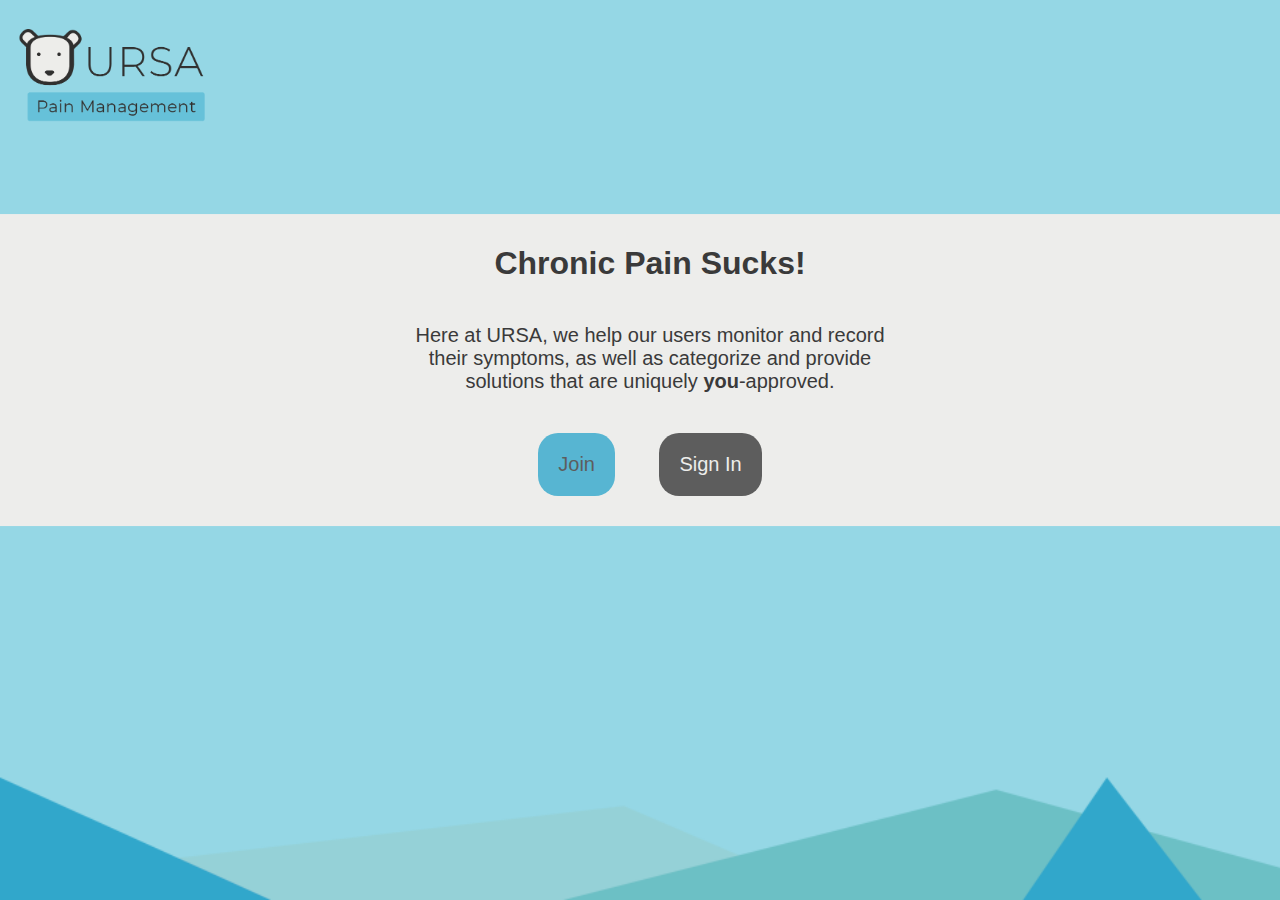
<file: index.html>
<!DOCTYPE html>
<html>
  <head>
    <meta charset="UTF-8">
    <link rel="stylesheet" href="style.css">
    <title>URSA</title>
  </head>
  <body>
  <header>
  	<div id="logo"><img width="15%" src="img/logo.png"></div>
  </header>
  <div id="maincontent">
  	<h1>Chronic Pain Sucks!</h1>
  	<p>Here at URSA, we help our users monitor and record their symptoms, as well as categorize and provide solutions that are uniquely <strong>you</strong>-approved.
  	<div id="buttons">
  		<div id="join">Join</div>
  		<div onclick="redirect()" id="signin">Sign In</div>
  	</div>
  </div>
  </body>
  <script type="text/javascript">
    function redirect() {
        window.location.href = "login/index.html"
    }
  </script>
</html>
</file>
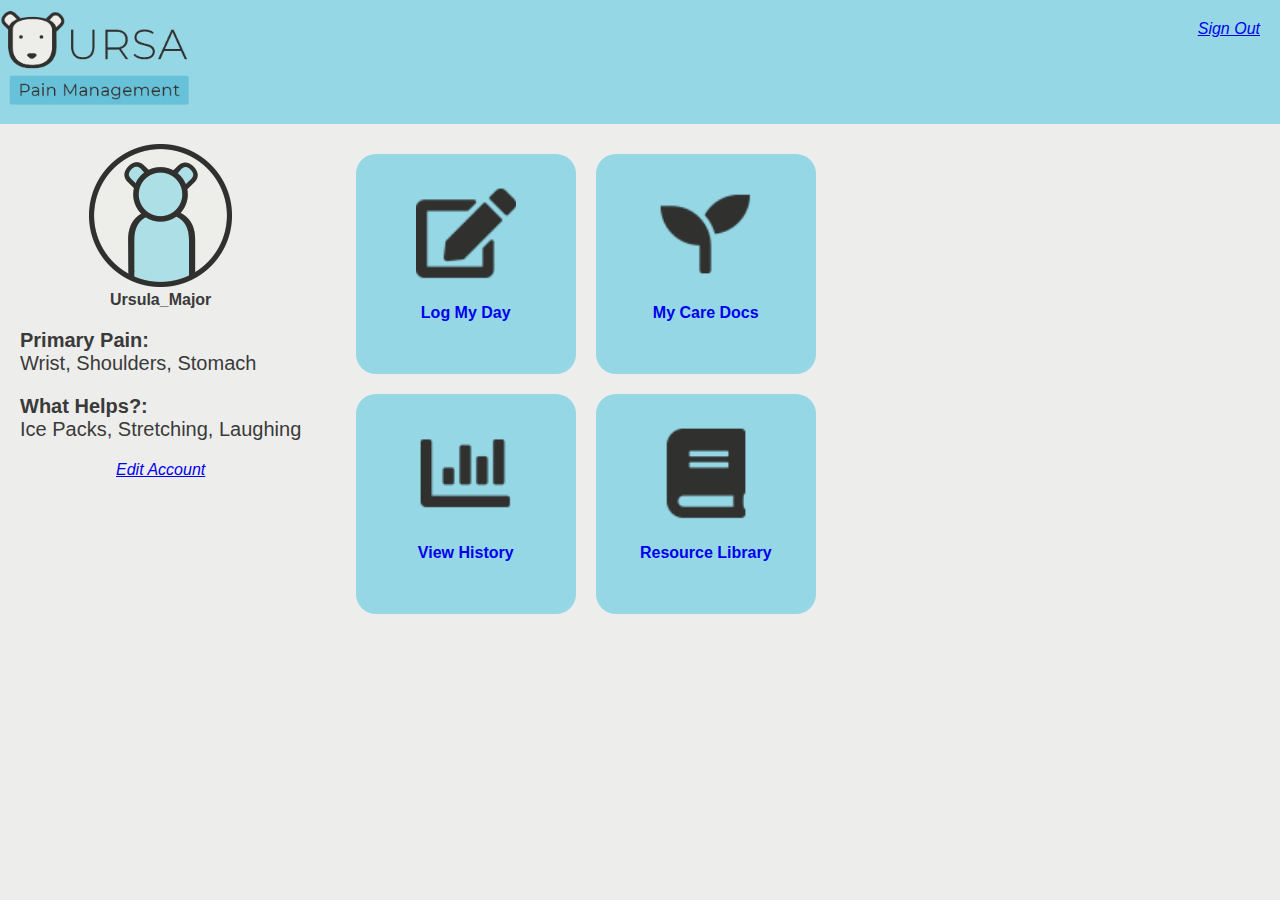
<file: dashboard/index.html>
<!DOCTYPE html>
<html>
  <head>
    <meta charset="UTF-8">
    <link rel="stylesheet" href="style.css">
    <title>URSA</title>
  </head>
  <body>
  <header>
    <img width="15%" src="../img/logo.png">
    <a href="../login/index.html"><i>Sign Out</i></a>
  </header>
  <div id="sidebar">
    <img src="../img/user.png"><br/>
    <strong>Ursula_Major</strong>
    <p align="left"><strong>Primary Pain:</strong><br/>
      Wrist, Shoulders, Stomach<br/></p>
    <p align="left"><strong>What Helps?:</strong><br/>
      Ice Packs, Stretching, Laughing<br/></p>
      <a href="#"><i>Edit Account</i></a>
  </div>
  <div id="maincontent">
    <a href="../rating/index.html"><div id="button"><img src="../img/draw.png"><br />Log My Day</div></a><a href="#"><div id="button"><img src="../img/sprout.png"><br />My Care Docs</div></a><br/>
    <a href="../rating/index.html"><div id="button"><img src="../img/bar.png"><br />View History</div></a><a href="#"><div id="button"><img src="../img/book.png"><br />Resource Library</div></a>
  </div>
  </body>
  <script type="text/javascript">
    function redirect() {
        window.location.href = "login/index.html"
    }
  </script>
</html>
</file>
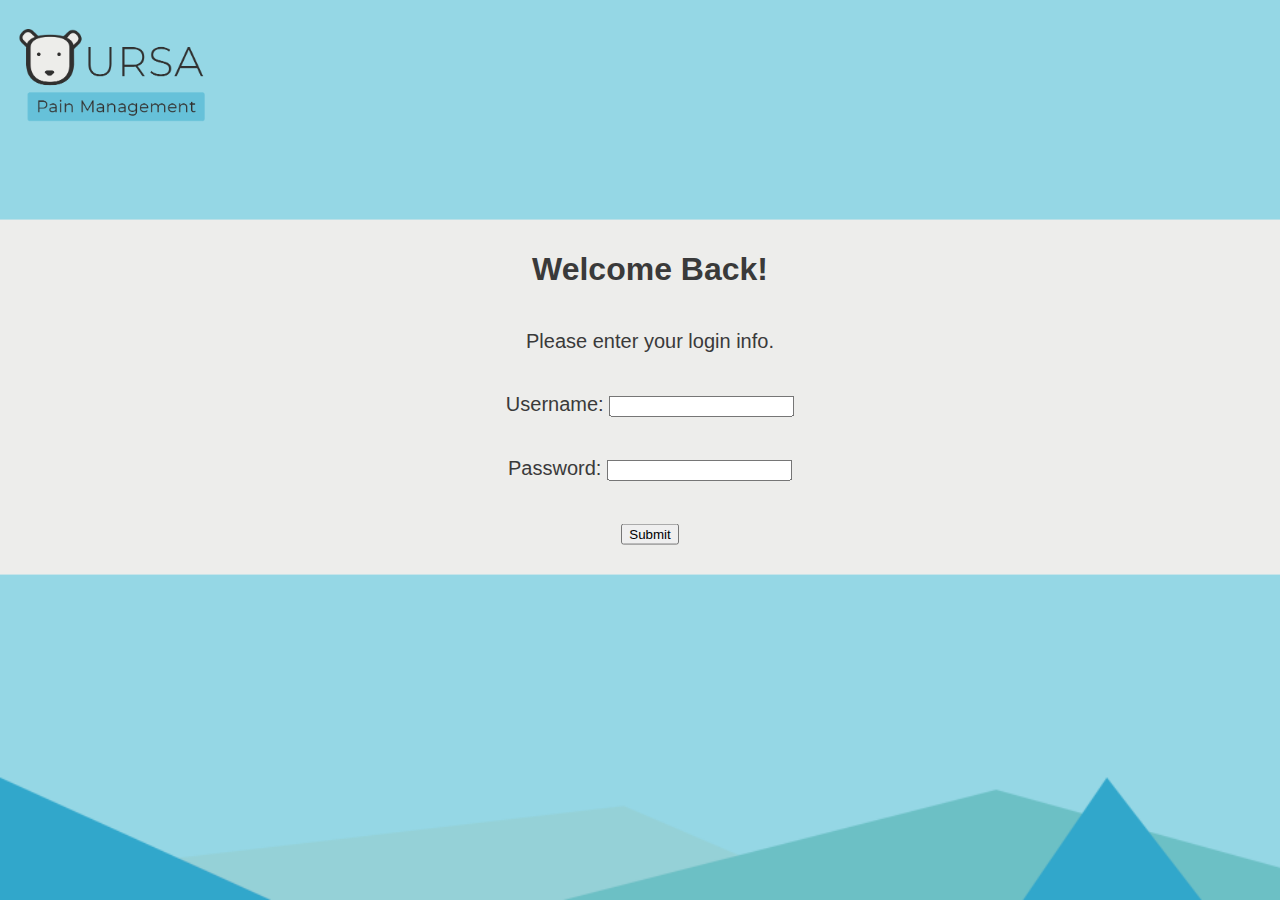
<file: login/index.html>
<!DOCTYPE html>
<html>
  <head>
    <meta charset="UTF-8">
    <link rel="stylesheet" href="style.css">
    <title>URSA</title>
  </head>
  <body>
  <header>
  	<div id="logo"><img width="15%" src="../img/logo.png"></div>
  </header>
  <div id="maincontent">
  	<h1>Welcome Back!</h1>
  	<p id="check">Please enter your login info.</p>
    <br />
    <p>Username: <input type="text" id="username"></p>
    <br />
    <p>Password: <input type="password" id="password"></p>
    <br />
    <p><input onclick="login()" type="submit" name="login"></p>
  </div>
  </body>
  <script type="text/javascript">
    function login() {
      if (document.getElementById("username").value == "Ursula_Major" && document.getElementById("password").value == "password"){
        window.location.href = "../rating/index.html"
      } else {
        document.getElementById("check").innerHTML = "Incorrect username or password."
        document.getElementById("check").style.color = "red";
      }
  }
  </script>
</html>
</file>
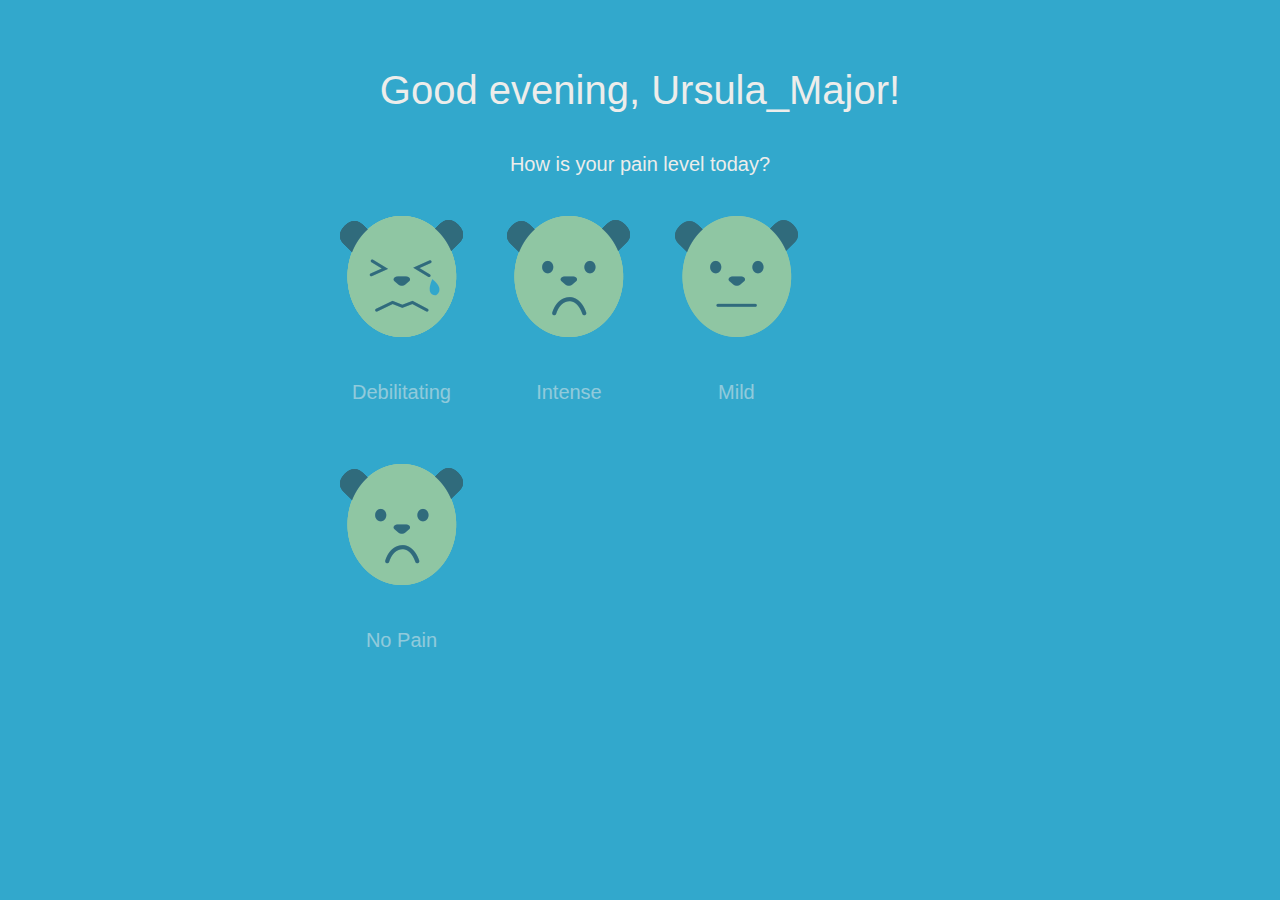
<file: rating/index.html>
<!DOCTYPE html>
<html>
  <head>

    <meta charset="UTF-8">
    <link rel="stylesheet" href="style.css">
    <title>Chronic pain management app</title>
  </head>
  <body>
  <div id="welcome">
  <p id="hello"></p>
  <p id="nameOfPain">How is your pain level today?</p>
<div onmouseover="pain1()" onmouseout="makeBlank()" onclick="painClicked('debilitating')" id="debilitating"><img src="../img/debilitatingpain.png"><p id = "emojitext">Debilitating</p> </div>
<div onmouseover="pain2()" onmouseout="makeBlank()" onclick="painClicked('intense')" id="intense"><img src="../img/moderatepain.png"><p id = "emojitext">Intense</p> </div>
<div onmouseover="pain3()" onmouseout="makeBlank()" onclick="painClicked('mild')" id="mild"><img src="../img/mildpain.png"><p id = "emojitext">Mild</p> </div>
<div onmouseover="pain4()" onmouseout="makeBlank()" onclick="painClicked('nopain')" id="nopain"><img src="../img/moderatepain.png"><p id = "emojitext">No Pain</p> </div>
</div>

  </body>
</html>
<script>
var current = new Date();
var name = "Ursula_Major"
if (current.getHours() > 5 && current.getHours() < 12) {
	document.getElementById("hello").innerHTML = "Good morning, " + name + "!"
} else if (current.getHours() > 11 && current.getHours() < 17) {
	document.getElementById("hello").innerHTML = "Good afternoon, " + name + "!"
} else {
	document.getElementById("hello").innerHTML = "Good evening, " + name + "!"
}

function pain1() {
	document.getElementById("nameOfPain").innerHTML = "Your Pain Level: Debilitating"
}
function pain2() {
	document.getElementById("nameOfPain").innerHTML = "Your Pain Level: Intense"
}
function pain3() {
	document.getElementById("nameOfPain").innerHTML = "Your Pain Level: Mild"
}
function pain4() {
	document.getElementById("nameOfPain").innerHTML = "Your Pain Level: No Pain"
}
function makeBlank() {
	document.getElementById("nameOfPain").innerHTML = "How is your pain level today?"
}
function painClicked(n) {
  if (n == 'nopain'){
    window.location.href = "lowpain.html"
  } else{
    window.location.href = "highpain.html"
  }

}
</script>
</file>
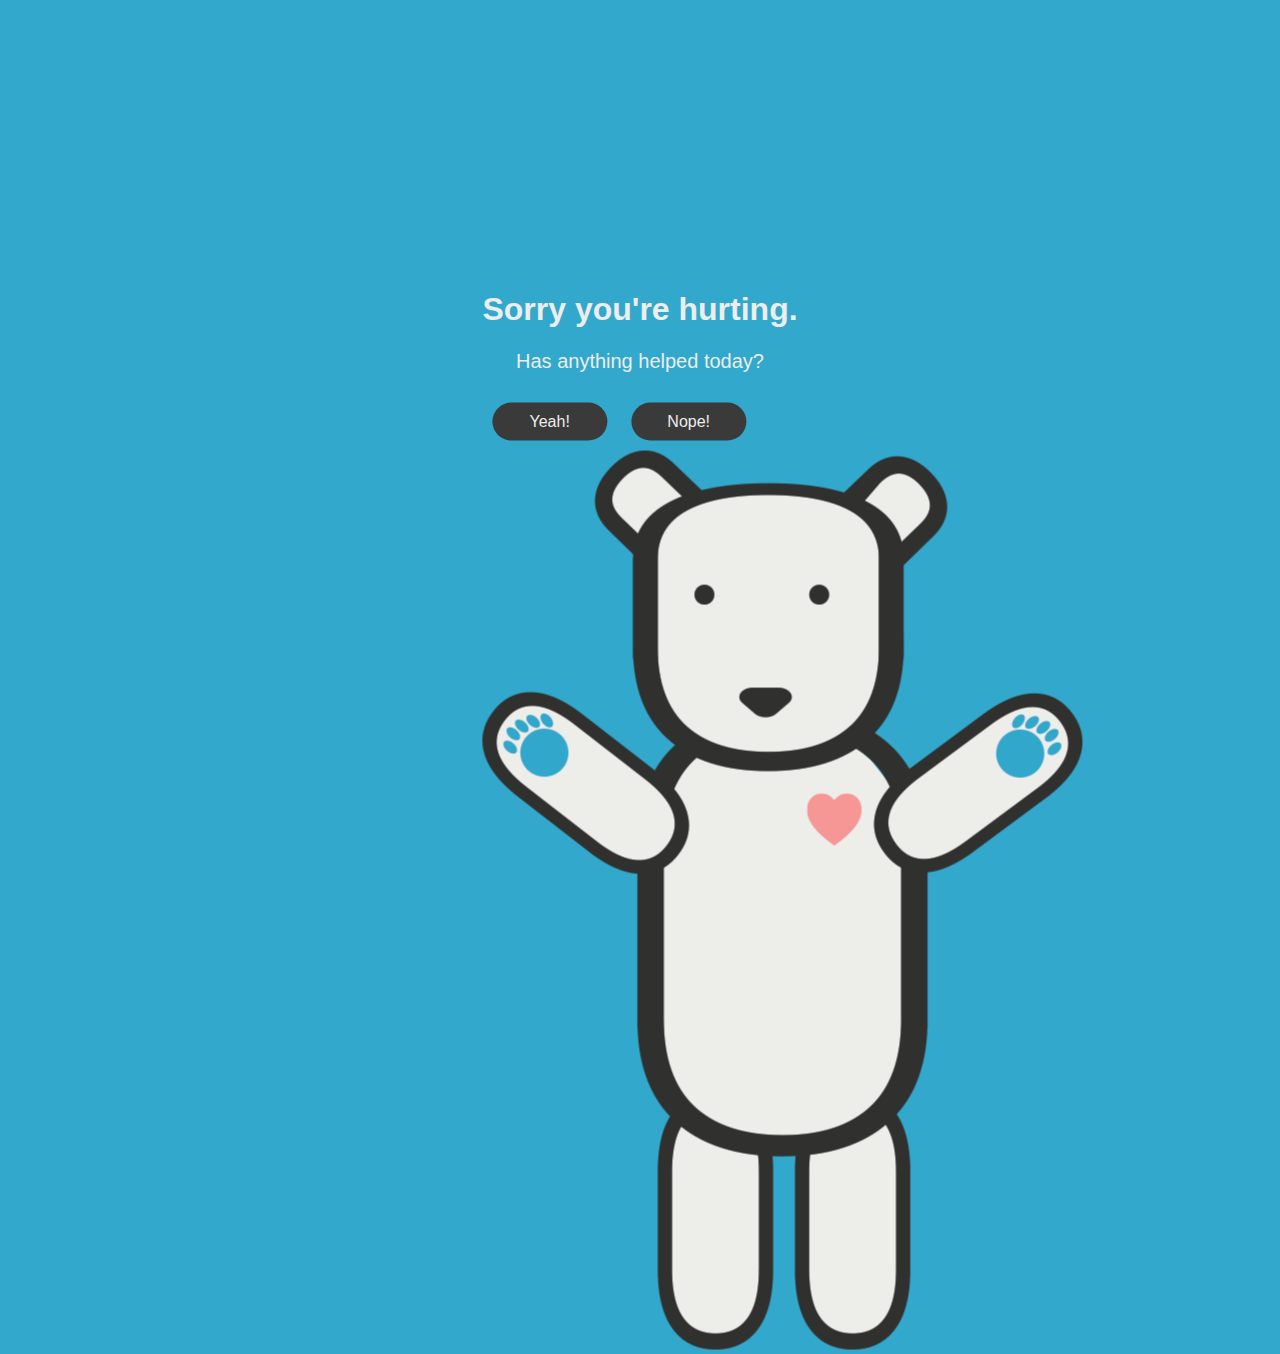
<file: rating/highpain.html>
<!DOCTYPE html>
<html>
  <head>

    <meta charset="UTF-8">
    <link rel="stylesheet" href="style.css">
    <title>URSA</title>
  </head>
  <body>
  <div id="welcome">
  <h1>Sorry you're hurting.</h1>
  <p id="nameOfPain">Has anything helped today?</p>
  <div onclick="helped()" id="ok">Yeah!</div>
  <div onclick="redirect()" id="ok">Nope!</div>
<div id="bear"><img src="../img/lovebear.png"></div></div>
  </body>
    <script type="text/javascript">
    function redirect() {
        window.location.href = "where.html"
    }
    function helped() {
        window.location.href = "whathelped.html"
    }
  </script>
</html>
</file>
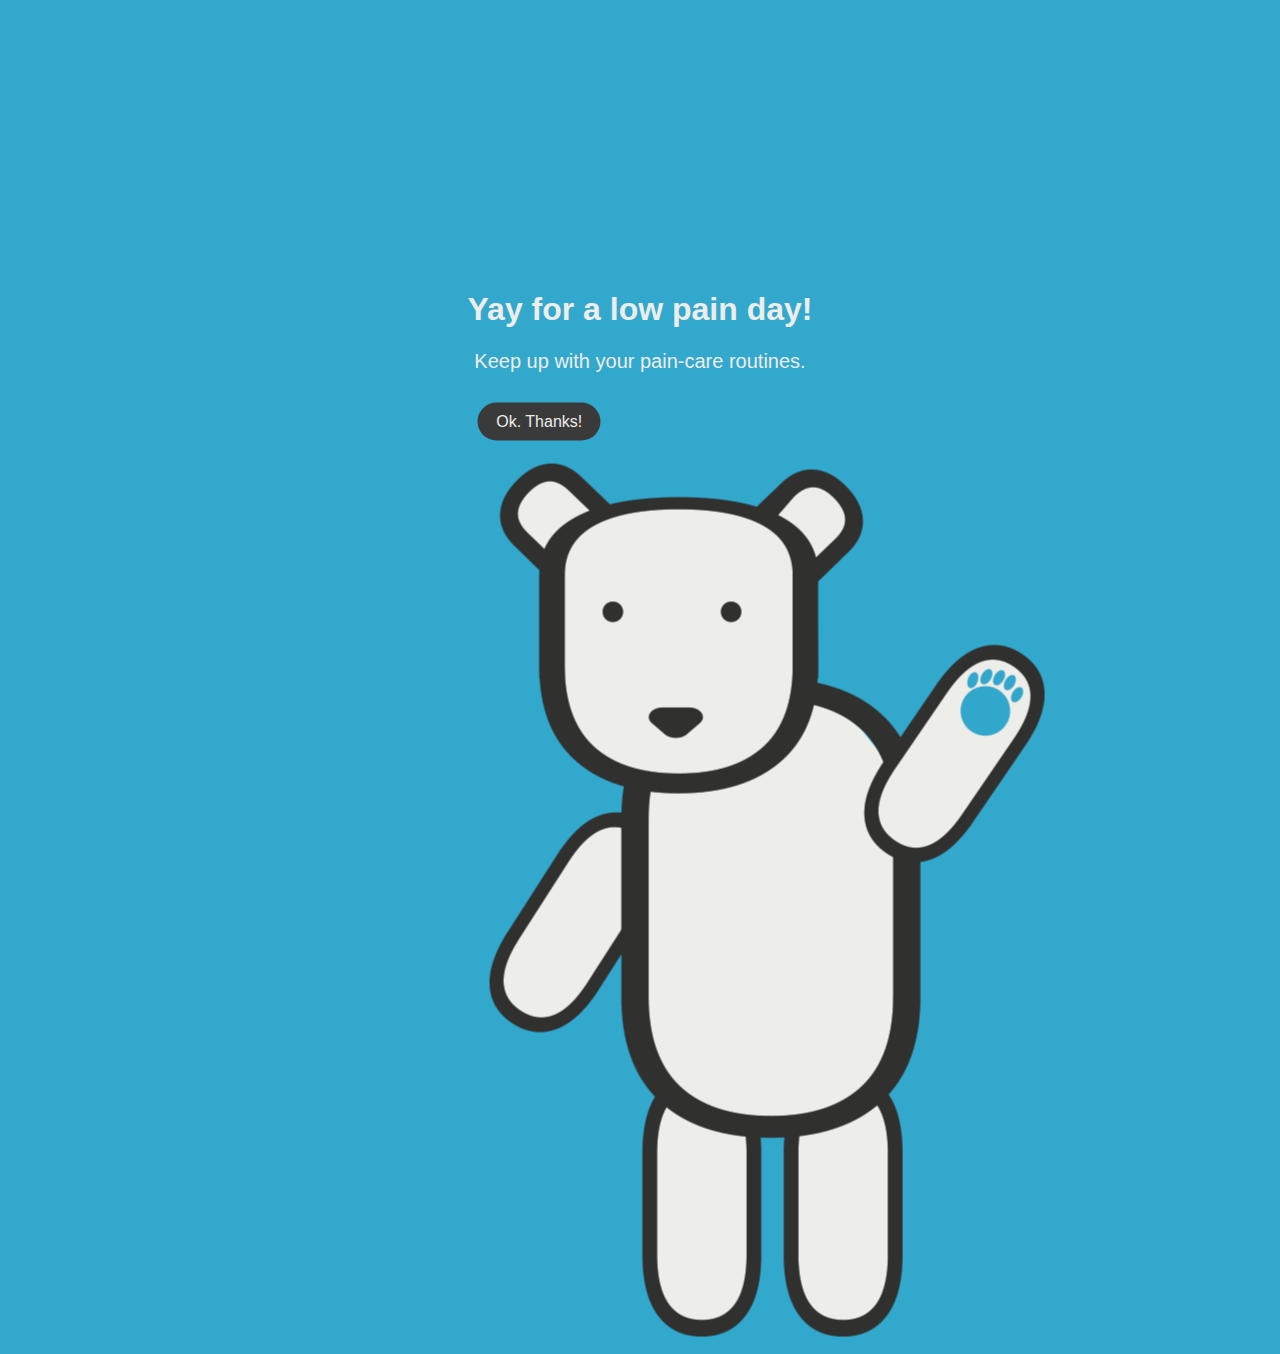
<file: rating/lowpain.html>
<!DOCTYPE html>
<html>
  <head>

    <meta charset="UTF-8">
    <link rel="stylesheet" href="style.css">
    <title>Chronic pain management app</title>
  </head>
  <body>
  <div id="welcome">
  <h1>Yay for a low pain day!</h1>
  <p id="nameOfPain">Keep up with your pain-care routines.</p>
  <div onclick="dashboard()" id="ok">Ok. Thanks!</div>
<div id="bear"><img src="../img/bears.png"></div></div>
  </body>
    <script type="text/javascript">
    function dashboard() {
        window.location.href = "../dashboard/index.html"
    }
  </script>
</html>
</file>
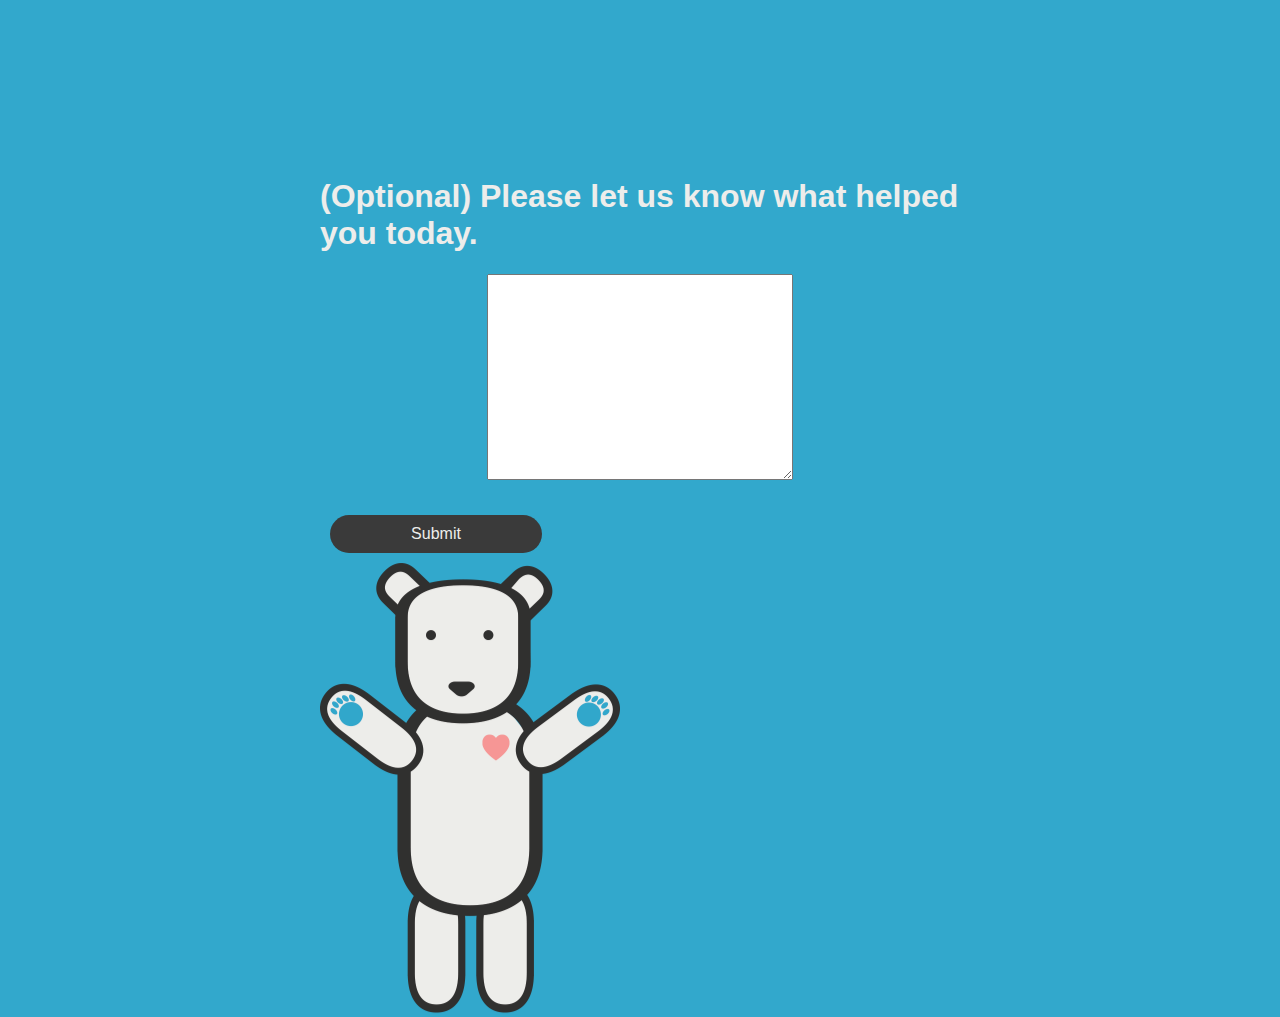
<file: rating/whathelped.html>
<!DOCTYPE html>
<html>
  <head>

    <meta charset="UTF-8">
    <link rel="stylesheet" href="style.css">
    <title>URSA</title>
  </head>
  <body>
  <div id="welcome">
  <h1>(Optional) Please let us know what helped you today.</h1>
  <p id="nameOfPain"><textarea></textarea></p>
  <div onclick="redirect()" id="ok">Submit</div>
<div id="bear"><img width="300px" src="../img/lovebear.png"></div></div>
  </body>
    <script type="text/javascript">
    function redirect() {
        window.location.href = "where.html"
    }
  </script>
</html>
</file>
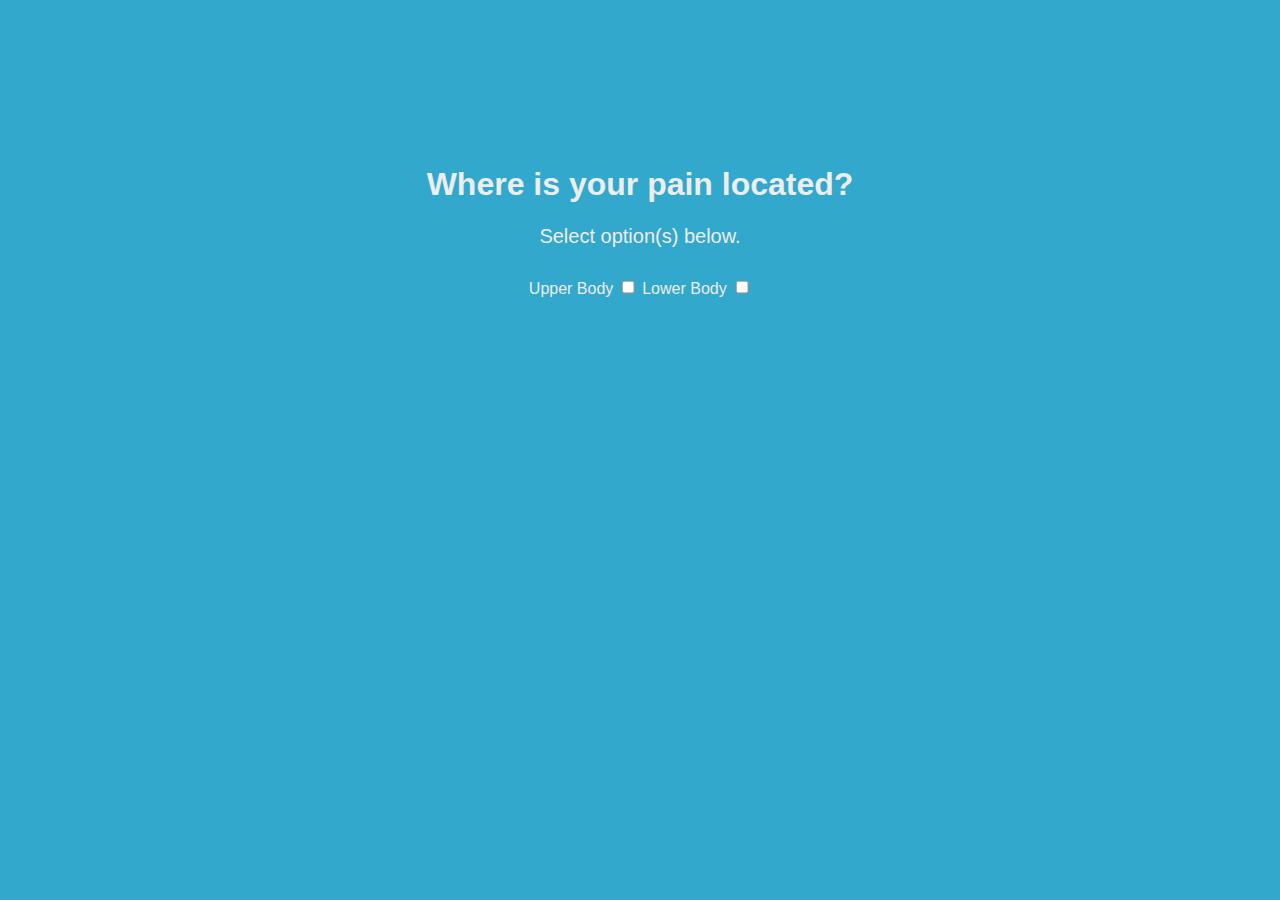
<file: rating/where.html>
<!DOCTYPE html>
<html>
  <head>

    <meta charset="UTF-8">
    <link rel="stylesheet" href="style.css">
    <title>Chronic pain management app</title>
  </head>
  <body>
  <div id="welcome">
  <h1>Where is your pain located?</h1>
  <p id="nameOfPain">Select option(s) below.</p>
  <div id="choices">
  Upper Body <input type="checkbox" id="upper" onclick="upper()">
  Lower Body <input type="checkbox" id="lower" onclick="lower()">
  <br />
  <div id="uppersection">
    Head <input type="checkbox"><br />
    Mouth <input type="checkbox"><br />
    Neck <input type="checkbox"><br />
    Shoulders <input type="checkbox"><br />
    Chest <input type="checkbox"><br />
    Arms <input type="checkbox"><br />
    Hands <input type="checkbox"><br />
    Other <input type="checkbox"><br />
  </div>
  <div id="lowersection">
    Back <input type="checkbox"><br />
    Stomach <input type="checkbox"><br />
    Hips <input type="checkbox"><br />
    Legs <input type="checkbox"><br />
    Knees <input type="checkbox"><br />
    Feet <input type="checkbox"><br />
    Other <input type="checkbox"><br />
  </div>
  <div onclick="redirect()" id="continuebutton">Submit</div>
</div>
  </body>
    <script type="text/javascript">
      var uppercheck = document.getElementById("upper")
      var lowercheck = document.getElementById("lower")
      var uppersect = document.getElementById("uppersection")
      var lowersect = document.getElementById("lowersection")
      var cont = document.getElementById("continuebutton")
    function upper() {
      if (uppercheck.checked == true){
        uppersect.style.visibility = "visible"
        cont.style.visibility = "visible"
      } else {
      uppersect.style.visibility = "hidden"
    }
  }
    function lower() {
      if (lowercheck.checked == true){
        lowersect.style.visibility = "visible"
        cont.style.visibility = "visible"
    } else {
      lowersect.style.visibility = "hidden"
    }
  }
    function redirect() {
        window.location.href = "../dashboard/index.html"
    }
  </script>
</html>
</file>
<file: style.css>
body {
	background-image: url("img/footerimage.png");
	background-repeat: no-repeat;
	background-size: contain;
	background-attachment:fixed;
	background-position:center bottom;
	background-color: #95D7E5;
	font-family: 'Montserrat', sans-serif;
	color: #3A3A3A;
}
#maincontent {
	text-align: center;
	background-color: #EDEDEB;
	margin: 10px;
	padding: 10px;
	width: 100%;
	position: absolute;
  	left: 50%;
  	top: 40%;
	transform: translate(-50%, -50%)
}
#maincontent p {
	width: 40%;	
	text-align: center;
	display: inline-block;
}
#h1 {
	text-align: center;
}
#hello {
	font-size: 40px;
	text-align: center;
}
p {
	font-size: 20px;
	text-align: center;
}
#emojitext {
	font-size: 20px;
}
#welcome {
	position: absolute;
  	left: 50%;
  	top: 40%;
	transform: translate(-50%, -50%)
}
#join, #signin {
	display:inline-block;
	margin: 20px;
	padding: 20px;	
	font-size: 20px;
	opacity: 0.8;
}
#join:hover, #signin:hover {
	transition:all 0.2s;
	opacity: 1;
}
#join {
	background-color: #32A8CC;
	color: #3A3A3A;
	border-radius: 20px;
}
#signin {
	background-color: #3A3A3A;	
	color: #EDEDEB;
    border-radius: 20px;
}
header img {
    padding-left: 10px;
    padding-right: 10px;
    margin-top: 10px;
}
#debilitating, #intense, #mild, #nopain {
	font-family: "Times New Roman";
	font-size: 100px;
	display:inline-block;
	margin: 10px;
	padding: 10px;
	opacity: 0.5;
	text-align: center;
}

#debilitating:hover, #intense:hover, #mild:hover, #nopain:hover {
	font-size: 120px;
	opacity: 1;
	transition:all 0.2s;
}
</file>
<file: dashboard/style.css>
body {
	background-color: #EDEDEB;
	font-family: 'Montserrat', sans-serif;
	color: #3A3A3A;
	margin: 0px;
	padding: 0px;
}
#maincontent {
	text-align: center;
	background-color: #EDEDEB;
	display: inline-block;
	vertical-align: top;
	margin: 10px;
	padding: 10px;
}
#h1 {
	text-align: center;
}
#hello {
	font-size: 40px;
	text-align: center;
}
p {
	font-size: 20px;
	text-align: center;
}
#emojitext {
	font-size: 20px;
}
#sidebar {
	margin: 10px;
	padding: 10px;
	display: inline-block;
	text-align: center;
}
#sidebar p {
	text-align: left;
}
header {
	background-color: #95D7E5;
	padding: auto;
	margin: auto;
	width: auto;
}
header a {
	vertical-align: bottom;
	float: right;
	margin: 10px;
	padding: 10px;
}
#debilitating, #intense, #mild, #nopain {
	font-family: "Times New Roman";
	font-size: 100px;
	display:inline-block;
	margin: 10px;
	padding: 10px;
	opacity: 0.5;
	text-align: center;
}
#button {
	border-radius: 20px;
	width: 200px;
	height: 200px;
	display: inline-block;
	vertical-align: bottom;
	background-color: #95D7E5;
	margin: 10px;
	padding: 10px;
	font-weight: bold;
}
#button img {
	width: 50%;
	margin: 10px;
	padding: 10px;
	vertical-align: middle;
	display: inline-block;
}
#maincontent a; #maincontent a:visited {
	color: #3A3A3A;
}
#debilitating:hover, #intense:hover, #mild:hover, #nopain:hover {
	font-size: 120px;
	opacity: 1;
	transition:all 0.2s;
}
</file>
<file: login/style.css>
body {
	background-image: url("../img/footerimage.png");
	background-repeat: no-repeat;
	background-size: contain;
	background-attachment:fixed;
	background-position:center bottom;
	background-color: #95D7E5;
	font-family: 'Montserrat', sans-serif;
	color: #3A3A3A;
}
#maincontent {
	text-align: center;
	background-color: #EDEDEB;
	margin: 10px;
	padding: 10px;
	width: 100%;
	position: absolute;
  	left: 50%;
  	top: 43%;
	transform: translate(-50%, -50%)
}
#maincontent p {
	width: 40%;	
	text-align: center;
	display: inline-block;
}
#h1 {
	text-align: center;
}
#hello {
	font-size: 40px;
	text-align: center;
}
p {
	font-size: 20px;
	text-align: center;
}
#emojitext {
	font-size: 20px;
}
#welcome {
	position: absolute;
  	left: 50%;
  	top: 40%;
	transform: translate(-50%, -50%)
}
#join, #signin {
	display:inline-block;
	margin: 20px;
	padding: 20px;	
	font-size: 20px;
	opacity: 0.8;
}
#join:hover, #signin:hover {
	transition:all 0.2s;
	opacity: 1;
}
#join {
	background-color: #32A8CC;
	color: #EDEDEB;
	border-radius: 20px;
}
#signin {
	background-color: #3A3A3A;	
	color: #EDEDEB;
    border-radius: 20px;
}
header img {
    padding-left: 10px;
    padding-right: 10px;
    margin-top: 10px;
}
#debilitating, #intense, #mild, #nopain {
	font-family: "Times New Roman";
	font-size: 100px;
	display:inline-block;
	margin: 10px;
	padding: 10px;
	opacity: 0.5;
	text-align: center;
}

#debilitating:hover, #intense:hover, #mild:hover, #nopain:hover {
	font-size: 120px;
	opacity: 1;
	transition:all 0.2s;
}
</file>
<file: rating/style.css>
body {
	background-color: #32A8CC;
	font-family: 'Montserrat', sans-serif;
	color: #EDEDEB;
	overflow: hidden;
}

#hello {
	font-size: 40px;
	text-align: center;
}
p {
	font-size: 20px;
	text-align: center;
}
#emojitext {
	font-size: 20px;
}
#welcome {
	position: absolute;
  	left: 50%;
  	top: 40%;
	transform: translate(-50%, -50%)
}
textarea {
	width: 300px;
	height:200px;
}
#ok {
	background-color: #3A3A3A;
	color: #EDEDEB;
	border-radius: 20px;
	text-align: center;
	width: 30%;
	padding: 10px;
	margin: 10px;
	display: inline-block;

}
#continuebutton {
	background-color: #3A3A3A;
	color: #EDEDEB;
	border-radius: 20px;
	text-align: center;
	width: 30%;
	padding: 10px;
	margin: 10px;
	display: inline-block;
	visibility: hidden;

}
#uppersection, #lowersection {
	visibility: hidden;
	display: inline-block;
}
#debilitating, #intense, #mild, #nopain {
	font-family: sans-serif;
	font-size: 100px;
	display:inline-block;
	margin: 10px;
	padding: 10px;
	opacity: 0.5;
	text-align: center;
	transition:all 0.2s;
}
#choices, #uppersection, #lowersection {
	text-align: center;
	margin: 10px;
	padding: 10px;
}
#debilitating:hover, #intense:hover, #mild:hover, #nopain:hover {
	font-size: 120px;
	opacity: 1;
	transition:all 0.2s;
}
#bear{
	position:absolute;
}
</file>
